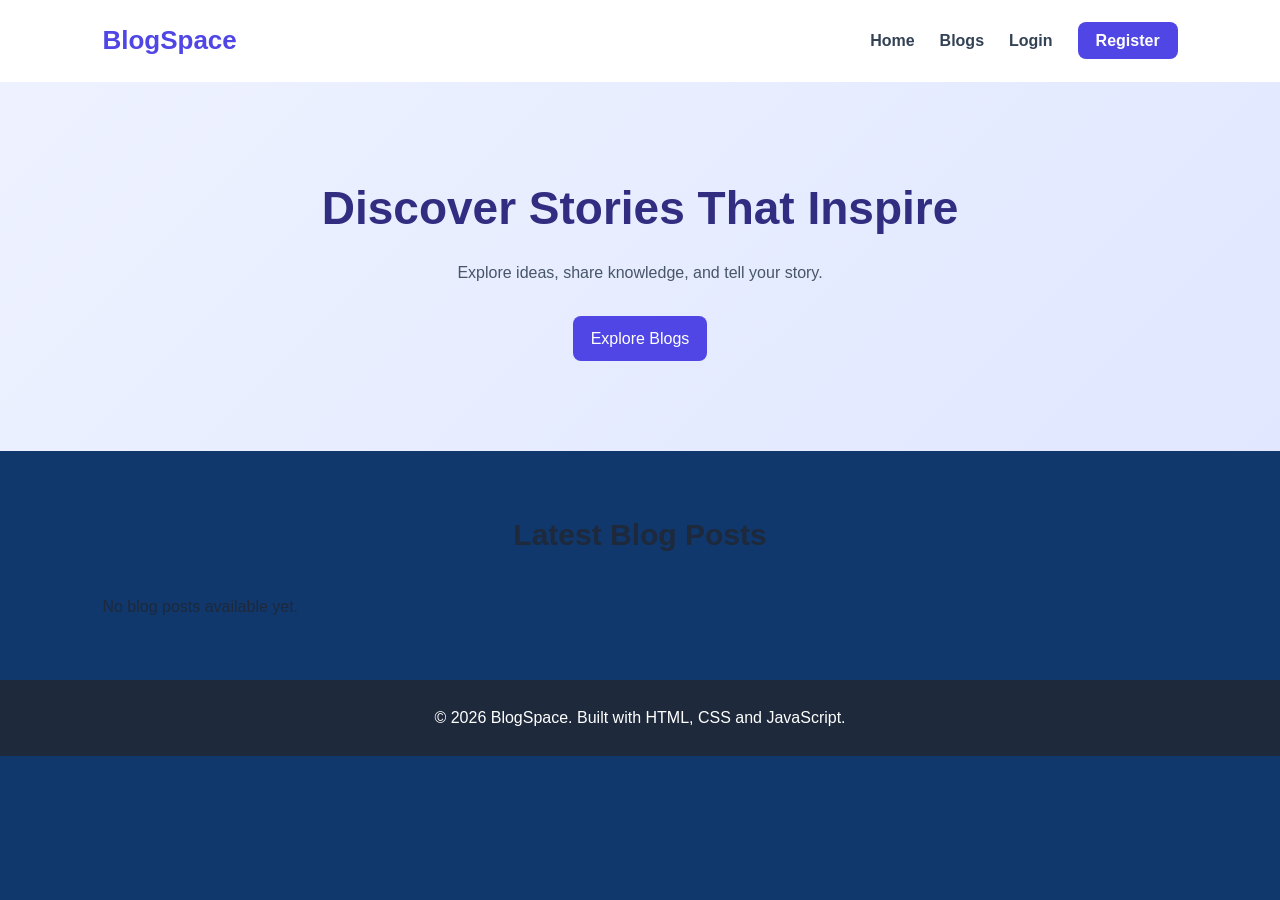
<file: index.html>
<!DOCTYPE html>
<html lang="en">
<head>
    <meta charset="UTF-8">
    <meta name="viewport" content="width=device-width, initial-scale=1.0">
    <title>BlogSpace | Home</title>
    <link rel="stylesheet" href="css/style.css">
</head>
<body>

    <!-- Navigation Bar -->
    <header>
        <nav class="navbar">
            <h2 class="logo">BlogSpace</h2>

            <ul class="nav-links">
                <li><a href="index.html">Home</a></li>
                <li><a href="#blogs">Blogs</a></li>
                <li><a href="login.html">Login</a></li>
                <li><a href="register.html" class="register-btn">Register</a></li>
            </ul>
        </nav>
    </header>

    <!-- Hero Section -->
    <section class="hero">
        <h1>Discover Stories That Inspire</h1>
        <p>Explore ideas, share knowledge, and tell your story.</p>
        <a href="#blogs" class="hero-btn">Explore Blogs</a>
    </section>


<!-- Dynamic Blog Section -->
<section class="blogs" id="blogs">
    <h2>Latest Blog Posts</h2>

    <div class="blog-container" id="homeBlogs">
        <p>Loading blog posts...</p>
    </div>
</section>

<footer>
    <p>&copy; 2026 BlogSpace. Built with HTML, CSS and JavaScript.</p>
</footer>

<script src="js/script.js"></script>
</body>
</html>
</file>
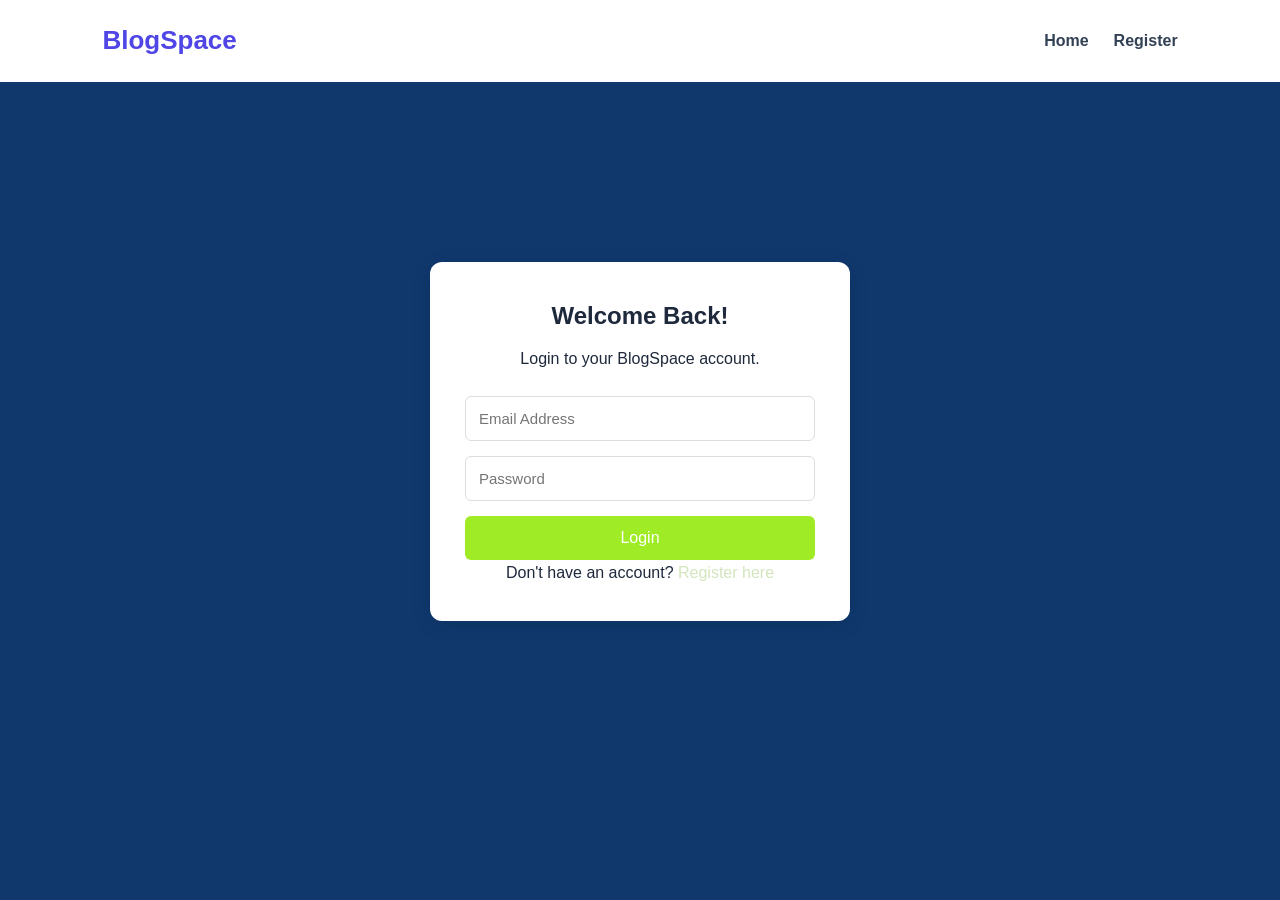
<file: create-blog.html>
<!DOCTYPE html>
<html lang="en">
<head>
    <meta charset="UTF-8">
    <meta name="viewport" content="width=device-width, initial-scale=1.0">
    <title>BlogSpace | Create Blog</title>
    <link rel="stylesheet" href="css/style.css">
</head>
<body>

    <header>
        <nav class="navbar">
            <h2 class="logo">BlogSpace</h2>
            <ul class="nav-links">
                <li><a href="index.html">Home</a></li>
                <li><a href="dashboard.html">Dashboard</a></li>
                <li><a href="#" id="logoutBtn">Logout</a></li>
            </ul>
        </nav>
    </header>

    <section class="auth-container">
        <div class="auth-box">
            <h2>Create New Blog</h2>
            <p>Share your thoughts with the world.</p>

            <form id="blogForm">
                <input type="text" id="blogTitle"
                    placeholder="Blog Title" required>

                <input type="text" id="blogCategory"
                    placeholder="Blog Category" required>

                <textarea id="blogContent"
                    placeholder="Write your blog content..."
                    rows="8" required></textarea>

                <button type="submit">Publish Blog</button>
            </form>

            <p id="blogMessage"></p>
        </div>
    </section>

    <script src="js/script.js"></script>
</body>
</html>
</file>
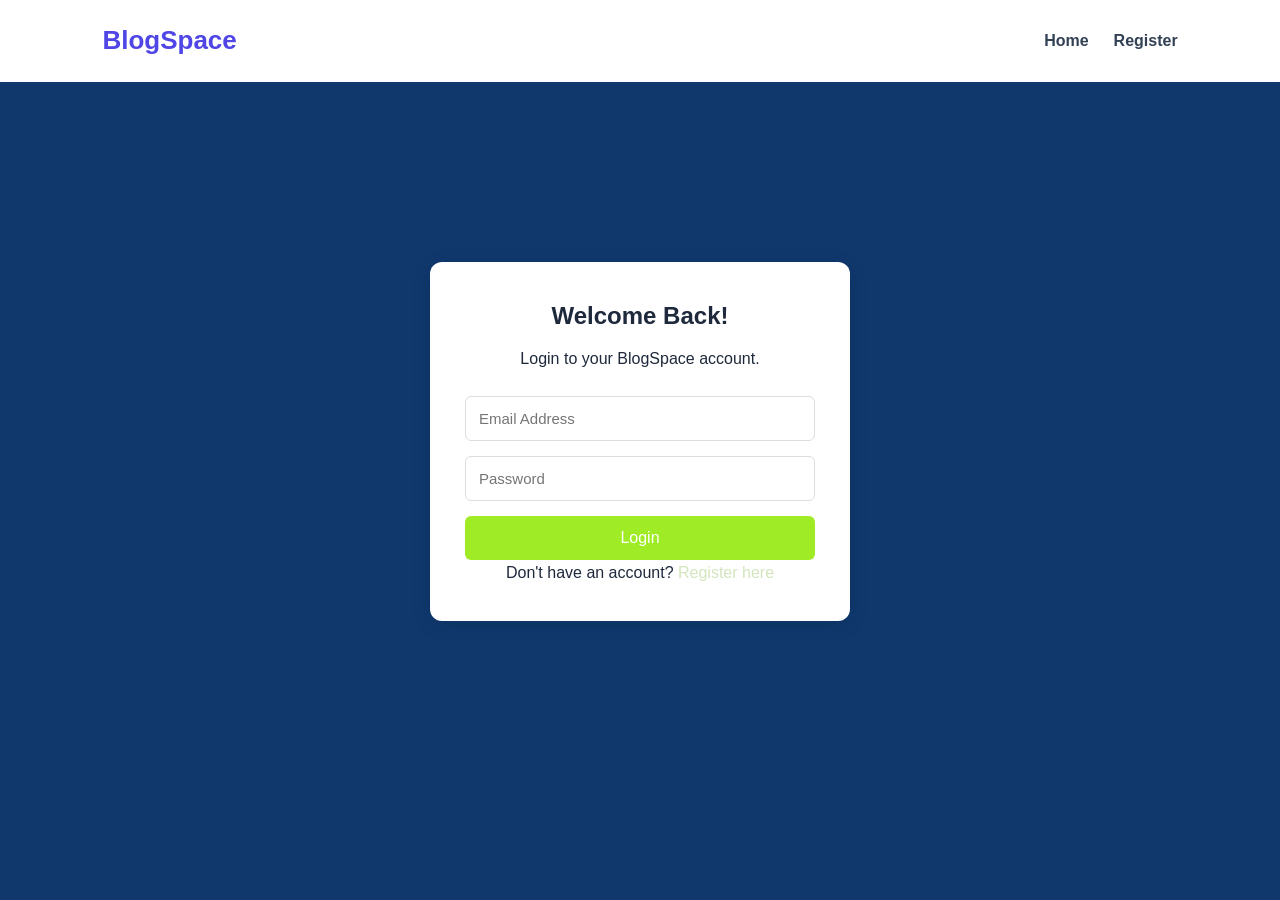
<file: dashboard.html>
<!DOCTYPE html>
<html lang="en">
<head>
    <meta charset="UTF-8">
    <meta name="viewport" content="width=device-width, initial-scale=1.0">
    <title>BlogSpace | Dashboard</title>
    <link rel="stylesheet" href="css/style.css">
</head>
<body>

    <header>
        <nav class="navbar">
            <h2 class="logo">BlogSpace</h2>

            <ul class="nav-links">
                <li><a href="index.html">Home</a></li>
                <li><a href="create-blog.html">Create Blog</a></li>
                <li><a href="#" id="logoutBtn">Logout</a></li>
            </ul>
        </nav>
    </header>

    <section class="dashboard-container">

        <h1>Welcome, <span id="userName">User</span>!</h1>
        <p>Manage your blog posts from your dashboard.</p>

        <div class="dashboard-actions">
            <a href="create-blog.html" class="hero-btn">
                + Create New Blog
            </a>
        </div>

        <h2>My Blog Posts</h2>

        <div id="myBlogs" class="blog-container">
            <p>No blog posts yet. Create your first blog!</p>
        </div>

    </section>

    <script src="js/script.js"></script>
</body>
</html>
</file>
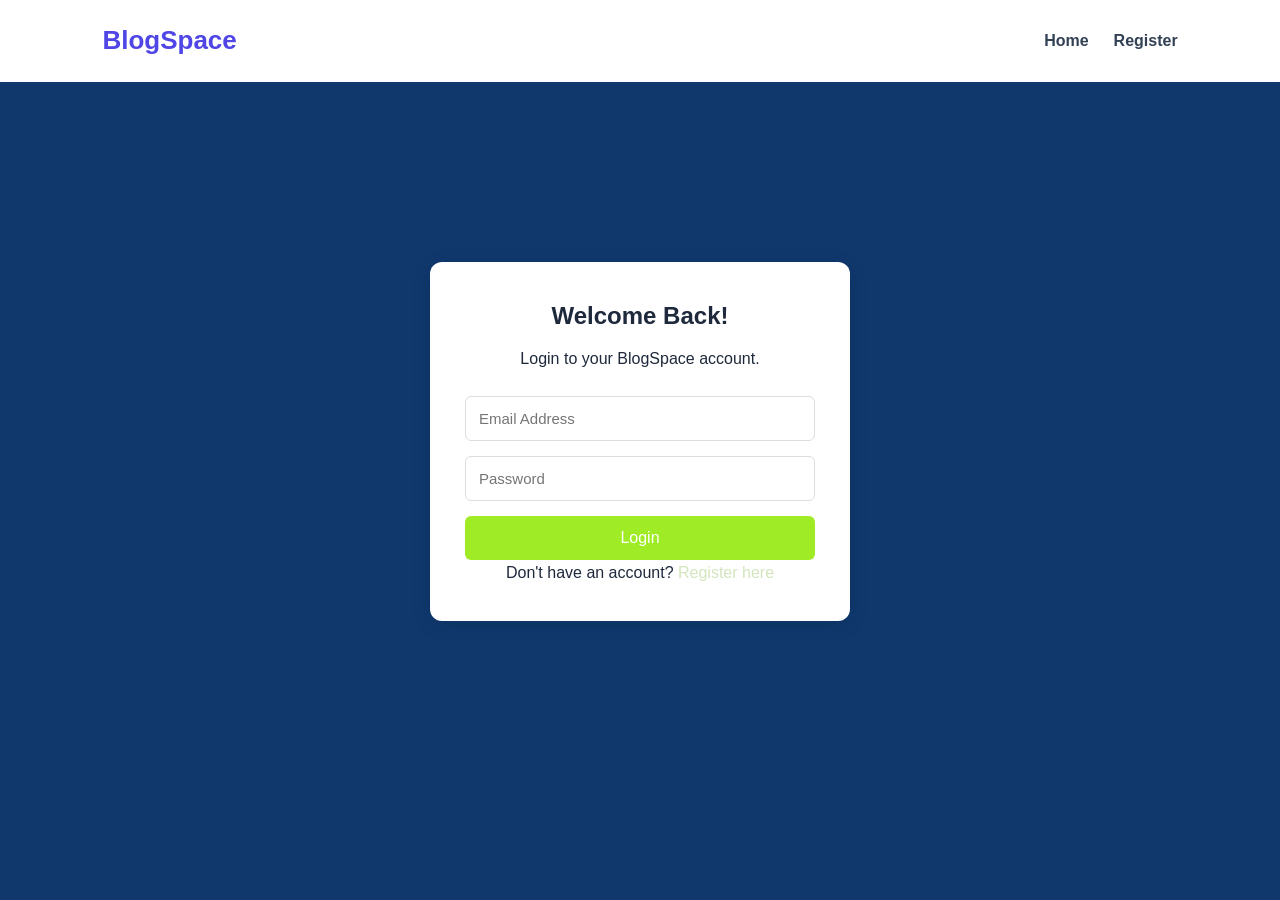
<file: login.html>
<!DOCTYPE html>
<html lang="en">
<head>
    <meta charset="UTF-8">
    <meta name="viewport" content="width=device-width, initial-scale=1.0">
    <title>BlogSpace | Login</title>
    <link rel="stylesheet" href="css/style.css">
</head>
<body>

    <header>
        <nav class="navbar">
            <h2 class="logo">BlogSpace</h2>
            <ul class="nav-links">
                <li><a href="index.html">Home</a></li>
                <li><a href="register.html">Register</a></li>
            </ul>
        </nav>
    </header>

    <section class="auth-container">
        <div class="auth-box">
            <h2>Welcome Back!</h2>
            <p>Login to your BlogSpace account.</p>

            <form id="loginForm">
                <input type="email" id="loginEmail"
                    placeholder="Email Address" required>

                <input type="password" id="loginPassword"
                    placeholder="Password" required>

                <button type="submit">Login</button>
            </form>

            <p id="loginMessage"></p>

            <p>Don't have an account?
                <a href="register.html">Register here</a>
            </p>
        </div>
    </section>

    <script src="js/script.js"></script>
</body>
</html>
</file>
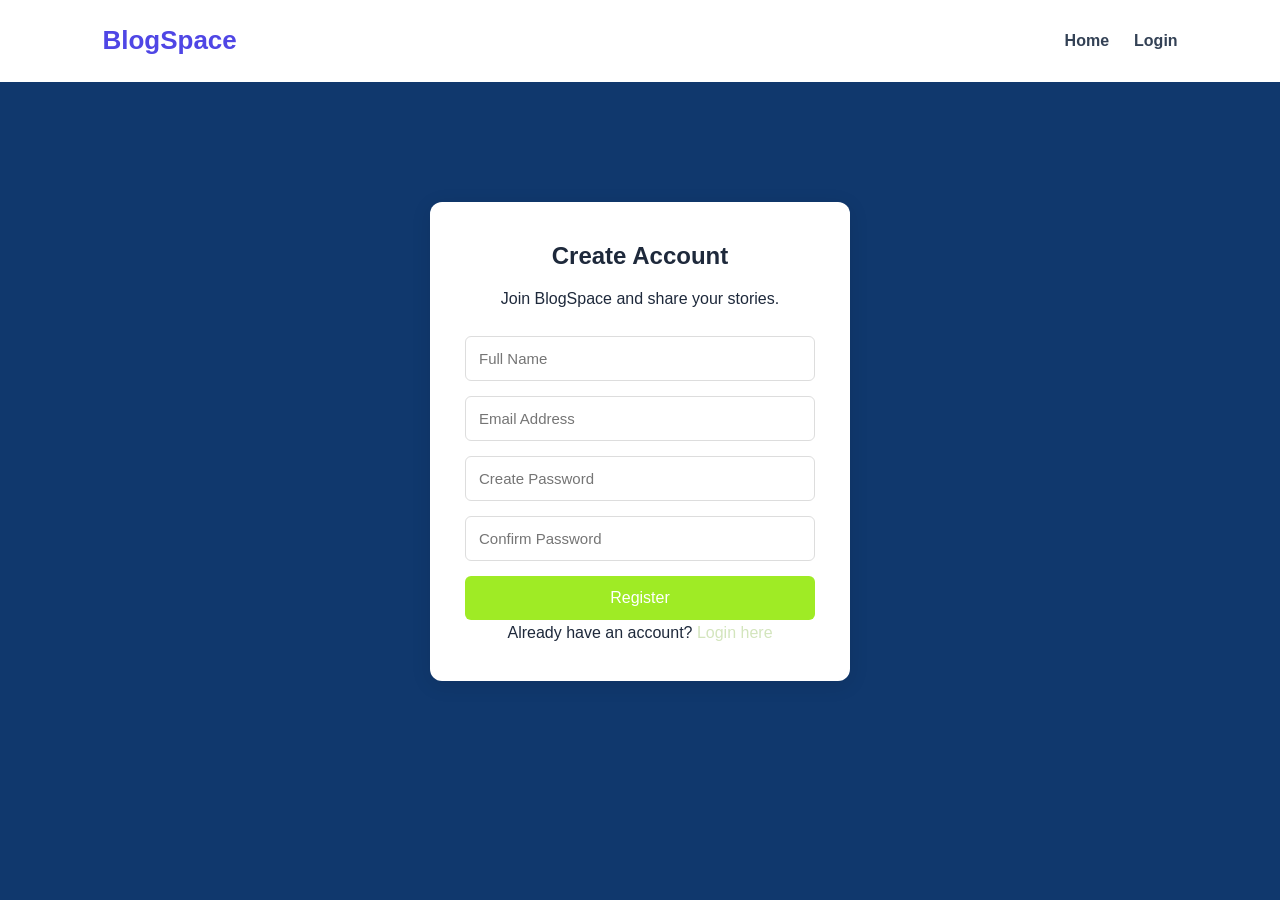
<file: register.html>
<!DOCTYPE html>
<html lang="en">
<head>
    <meta charset="UTF-8">
    <meta name="viewport" content="width=device-width, initial-scale=1.0">
    <title>BlogSpace | Register</title>
    <link rel="stylesheet" href="css/style.css">
</head>
<body>

    <header>
        <nav class="navbar">
            <h2 class="logo">BlogSpace</h2>
            <ul class="nav-links">
                <li><a href="index.html">Home</a></li>
                <li><a href="login.html">Login</a></li>
            </ul>
        </nav>
    </header>

    <section class="auth-container">
        <div class="auth-box">
            <h2>Create Account</h2>
            <p>Join BlogSpace and share your stories.</p>

            <form id="registerForm">
                <input type="text" id="name"
                    placeholder="Full Name" required>

                <input type="email" id="email"
                    placeholder="Email Address" required>

                <input type="password" id="password"
                    placeholder="Create Password" required>

                <input type="password" id="confirmPassword"
                    placeholder="Confirm Password" required>

                <button type="submit">Register</button>
            </form>

            <p id="message"></p>

            <p>Already have an account?
                <a href="login.html">Login here</a>
            </p>
        </div>
    </section>

    <script src="js/script.js"></script>
</body>
</html>
</file>
<file: css/style.css>
* {
    box-sizing: border-box;
    margin: 0;
    padding: 0;
}

body {
    font-family: Arial, sans-serif;
    background: #10386d;
    color: #1e293b;
    line-height: 1.6;
}

/* Navigation */
.navbar {
    display: flex;
    justify-content: space-between;
    align-items: center;
    padding: 20px 8%;
    background: white;
}

.logo {
    color: #4f46e5;
    font-size: 26px;
}

.nav-links {
    display: flex;
    align-items: center;
    gap: 25px;
    list-style: none;
}

.nav-links a {
    text-decoration: none;
    color: #334155;
    font-weight: bold;
}

.nav-links a:hover {
    color: #4f46e5;
}

.register-btn,
.hero-btn {
    background: #4f46e5;
    color: white !important;
    padding: 10px 18px;
    border-radius: 8px;
}

/* Hero section */
.hero {
    text-align: center;
    padding: 90px 20px;
    background: linear-gradient(135deg, #eef2ff, #e0e7ff);
}

.hero h1 {
    color: #312e81;
    font-size: clamp(30px, 5vw, 46px);
    margin-bottom: 15px;
}

.hero p {
    color: #475569;
    margin-bottom: 30px;
}

.hero-btn {
    display: inline-block;
    text-decoration: none;
}

/* Blog cards */
.blogs {
    padding: 60px 8%;
}

.blogs > h2 {
    text-align: center;
    margin-bottom: 35px;
    font-size: 30px;
}

.blog-container {
    display: grid;
    grid-template-columns: repeat(3, minmax(0, 1fr));
    gap: 25px;
}

.blog-card {
    background: white;
    border-radius: 14px;
    overflow: hidden;
    box-shadow: 0 5px 20px rgba(15, 23, 42, 0.08);
    transition: transform 0.2s;
}

.blog-card:hover {
    transform: translateY(-5px);
}

.blog-image {
    background: #e0e7ff;
    padding: 35px;
    text-align: center;
    font-size: 50px;
}

.blog-content {
    padding: 22px;
}

.blog-content h3 {
    margin-bottom: 12px;
}

.blog-content p {
    color: #64748b;
    margin-bottom: 15px;
}

.blog-content span {
    color: #4f46e5;
    font-size: 14px;
    font-weight: bold;
}

/* Footer */
footer {
    text-align: center;
    padding: 25px;
    background: #1e293b;
    color: white;
}

/* Responsive design */
@media (max-width: 768px) {
    .navbar {
        flex-direction: column;
        gap: 18px;
    }

    .nav-links {
        flex-wrap: wrap;
        justify-content: center;
        gap: 15px;
    }

    .blog-container {
        grid-template-columns: 1fr;
    }

    .hero {
        padding: 60px 20px;
    }

    .blogs {
        padding: 40px 5%;
    }
}

.auth-container {
    min-height: 80vh;
    display: flex;
    justify-content: center;
    align-items: center;
    padding: 30px;
}

.auth-box {
    width: 100%;
    max-width: 420px;
    background: white;
    padding: 35px;
    border-radius: 12px;
    box-shadow: 0 4px 20px rgba(0,0,0,0.1);
    text-align: center;
}

.auth-box h2 {
    margin-bottom: 10px;
}

.auth-box form {
    display: flex;
    flex-direction: column;
    gap: 15px;
    margin-top: 25px;
}

.auth-box input {
    padding: 13px;
    border: 1px solid #ddd;
    border-radius: 6px;
    font-size: 15px;
}

.auth-box button {
    padding: 13px;
    background: #9feb25;
    color: white;
    border: none;
    border-radius: 6px;
    cursor: pointer;
    font-size: 16px;
}

.auth-box button:hover {
    background: #8dd81d;
}

.auth-box a {
    color: #d3e5bd;
    text-decoration: none;
}

.dashboard-container {
    max-width: 1100px;
    margin: 50px auto;
    padding: 20px;
}

.dashboard-container h1 {
    margin-bottom: 10px;
}

.dashboard-container h2 {
    margin-top: 35px;
    margin-bottom: 20px;
}

.dashboard-actions {
    margin: 25px 0;
}

.dashboard-container .blog-container {
    display: grid;
    grid-template-columns: repeat(auto-fit, minmax(250px, 1fr));
    gap: 25px;
}

.auth-box textarea {
    width: 100%;
    padding: 13px;
    border: 1px solid #ddd;
    border-radius: 6px;
    font-size: 15px;
    resize: vertical;
    font-family: Arial, sans-serif;
}

.blog-content {
    overflow-wrap: anywhere;
}

/* RESPONSIVE DESIGN IMPROVEMENTS */

/* Tablet screens */
@media (max-width: 992px) {

    .blog-container {
        grid-template-columns: repeat(2, minmax(0, 1fr));
    }

    .navbar {
        padding: 18px 5%;
    }

    .blogs {
        padding: 45px 5%;
    }
}

/* Mobile screens */
@media (max-width: 600px) {

    .navbar {
        flex-direction: column;
        padding: 18px 15px;
    }

    .logo {
        font-size: 24px;
    }

    .nav-links {
        gap: 12px;
        font-size: 14px;
    }

    .hero {
        padding: 55px 15px;
    }

    .hero h1 {
        font-size: 30px;
    }

    .blogs {
        padding: 35px 15px;
    }

    .blogs > h2 {
        font-size: 24px;
    }

    .blog-container {
        grid-template-columns: 1fr;
    }

    .auth-container {
        padding: 20px 15px;
    }

    .auth-box {
        padding: 25px 18px;
    }

    .auth-box input,
    .auth-box textarea,
    .auth-box button {
        width: 100%;
        font-size: 16px;
    }

    .dashboard-container {
        margin: 25px auto;
        padding: 15px;
    }

    .dashboard-container h1 {
        font-size: 25px;
    }

    .dashboard-container .blog-container {
        grid-template-columns: 1fr;
    }

    footer {
        font-size: 13px;
    }
}
</file>
